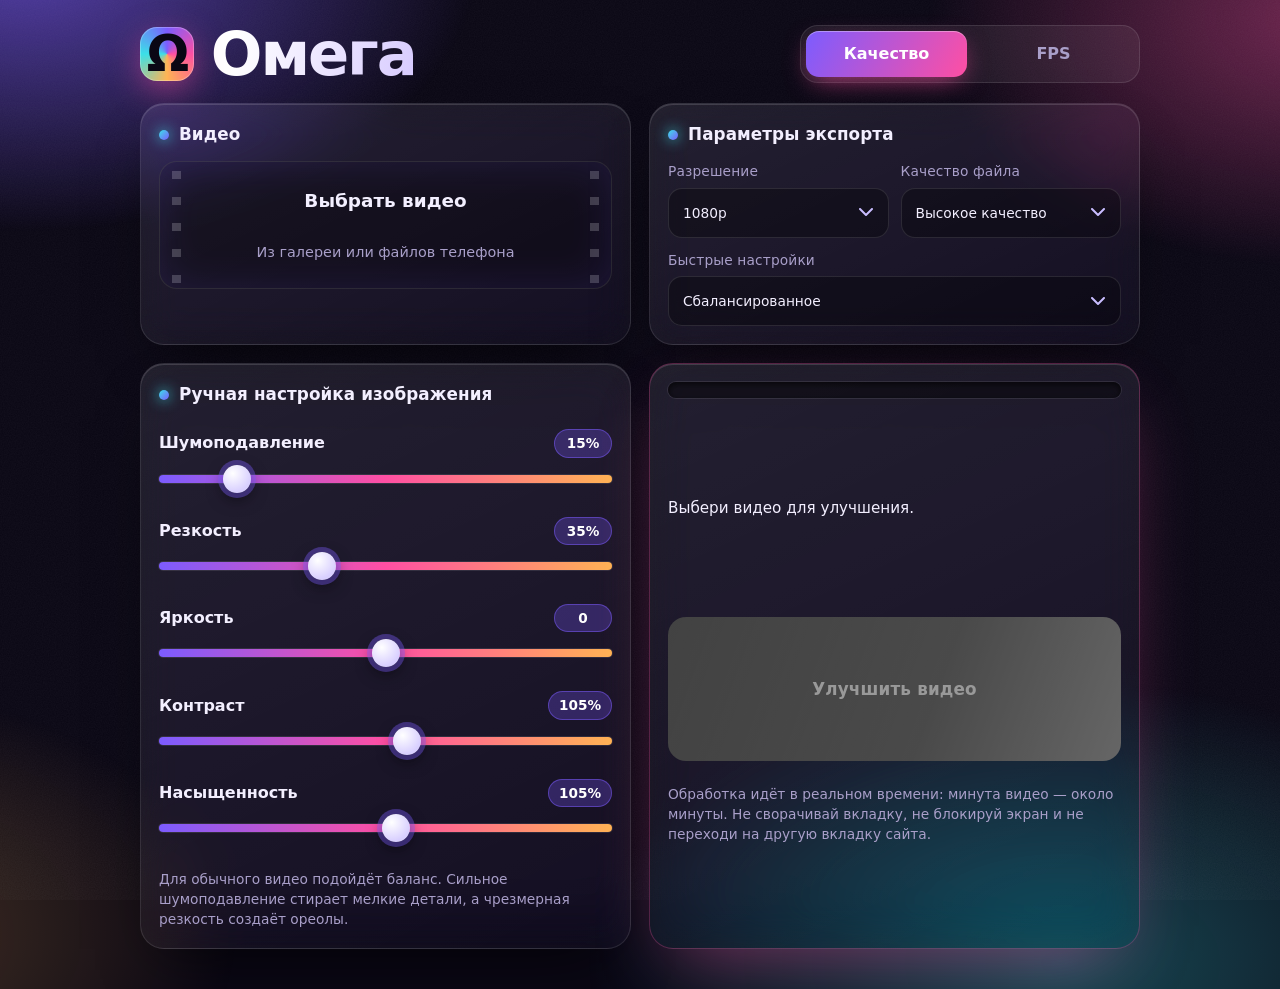
<file: index.html>
<!DOCTYPE html>
<html lang="ru">
<head>
<meta charset="utf-8">
<meta name="viewport" content="width=device-width, initial-scale=1, viewport-fit=cover">
<title>Омега</title>
<link rel="stylesheet" href="style.css">
</head>
<body>
<main>
<header class="top"><h1>Омега</h1><nav class="seg" aria-label="Инструменты"><a href="index.html" aria-current="page">Качество</a><a href="fps.html">FPS</a></nav></header>

<section>
  <h2>Видео</h2>
  <div class="pick"><input id="file" type="file" accept="video/*"><div><b id="pickT">Выбрать видео</b><br><span id="pickI">Из галереи или файлов телефона</span></div></div>
</section>

<section>
  <h2>Параметры экспорта</h2>
  <div class="two">
    <label class="f">Разрешение<select id="resolution"><option>Исходное</option><option>720p</option><option selected>1080p</option><option>1440p</option><option>4K</option></select></label>
    <label class="f">Качество файла<select id="quality"><option>Максимальное качество</option><option selected>Высокое качество</option><option>Баланс</option><option>Меньший размер</option></select></label>
  </div>
  <label class="f" id="presetBox" style="margin:0">Быстрые настройки<select id="preset"><option>Сбалансированное</option><option>Шумное видео</option><option>Мягкое / размытое</option><option>Более насыщенные цвета</option></select></label>
</section>

<section id="secSl">
  <h2>Ручная настройка изображения</h2>
  <div id="sliders"></div>
  <p class="hint">Для обычного видео подойдёт баланс. Сильное шумоподавление стирает мелкие детали, а чрезмерная резкость создаёт ореолы.</p>
</section>

<section class="gap">
  <canvas id="cv" hidden></canvas>
  <div class="bar"><i id="bar"></i></div>
  <p id="status" aria-live="polite">Выбери видео для улучшения.</p>
  <button id="go" disabled>Улучшить видео</button>
  <button id="cancel" class="alt" hidden>Отменить</button>
  <p class="hint" id="warn">Обработка идёт в реальном времени: минута видео — около минуты. Не сворачивай вкладку, не блокируй экран и не переходи на другую вкладку сайта.</p>
</section>

<section id="result" class="gap" hidden>
  <h2>Готово</h2>
  <video id="out" controls playsinline></video>
  <a id="dl" class="btn" href="#">Скачать видео</a>
  <button id="share" class="alt" hidden>Сохранить в галерею / поделиться</button>
</section>
</main>
<video id="src" playsinline preload="auto" style="position:absolute;width:2px;height:2px;opacity:0;pointer-events:none"></video>
<script src="common.js"></script>
<script src="enhance.js"></script>
</body>
</html>
</file>
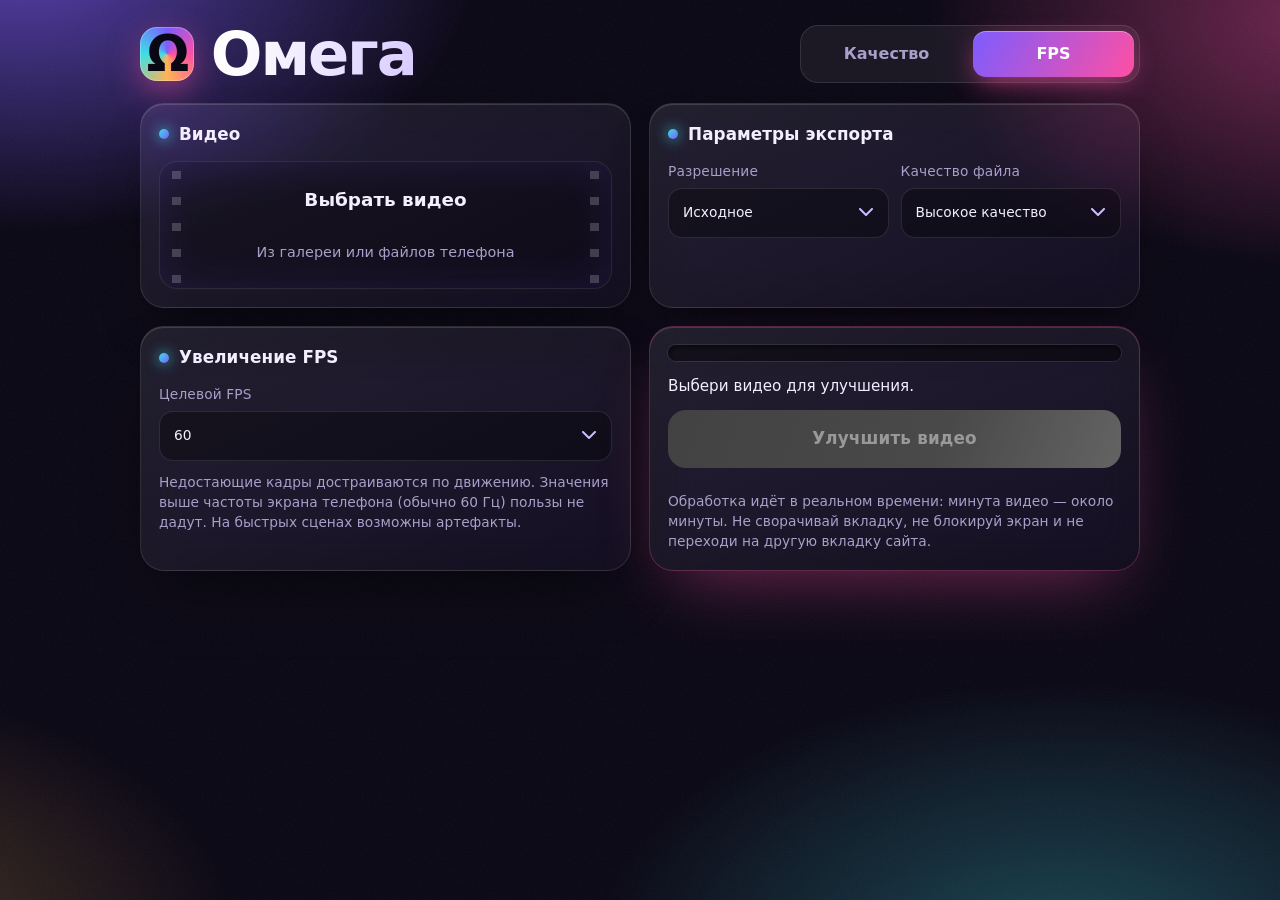
<file: fps.html>
<!DOCTYPE html>
<html lang="ru">
<head>
<meta charset="utf-8">
<meta name="viewport" content="width=device-width, initial-scale=1, viewport-fit=cover">
<title>Омега</title>
<link rel="stylesheet" href="style.css">
</head>
<body>
<main>
<header class="top"><h1>Омега</h1><nav class="seg" aria-label="Инструменты"><a href="index.html">Качество</a><a href="fps.html" aria-current="page">FPS</a></nav></header>

<section>
  <h2>Видео</h2>
  <div class="pick"><input id="file" type="file" accept="video/*"><div><b id="pickT">Выбрать видео</b><br><span id="pickI">Из галереи или файлов телефона</span></div></div>
</section>

<section>
  <h2>Параметры экспорта</h2>
  <div class="two">
    <label class="f">Разрешение<select id="resolution"><option selected>Исходное</option><option>720p</option><option>1080p</option><option>1440p</option><option>4K</option></select></label>
    <label class="f">Качество файла<select id="quality"><option>Максимальное качество</option><option selected>Высокое качество</option><option>Баланс</option><option>Меньший размер</option></select></label>
  </div>
  
</section>

<section>
  <h2>Увеличение FPS</h2>
  <label class="f" style="margin:0">Целевой FPS<select id="fps"><option>48</option><option selected>60</option><option>90</option><option>120</option></select></label>
  <p class="hint">Недостающие кадры достраиваются по движению. Значения выше частоты экрана телефона (обычно 60 Гц) пользы не дадут. На быстрых сценах возможны артефакты.</p>
</section>

<section class="gap">
  <canvas id="cv" hidden></canvas>
  <div class="bar"><i id="bar"></i></div>
  <p id="status" aria-live="polite">Выбери видео для улучшения.</p>
  <button id="go" disabled>Улучшить видео</button>
  <button id="cancel" class="alt" hidden>Отменить</button>
  <p class="hint" id="warn">Обработка идёт в реальном времени: минута видео — около минуты. Не сворачивай вкладку, не блокируй экран и не переходи на другую вкладку сайта.</p>
</section>

<section id="result" class="gap" hidden>
  <h2>Готово</h2>
  <video id="out" controls playsinline></video>
  <a id="dl" class="btn" href="#">Скачать видео</a>
  <button id="share" class="alt" hidden>Сохранить в галерею / поделиться</button>
</section>
</main>
<video id="src" playsinline preload="auto" style="position:absolute;width:2px;height:2px;opacity:0;pointer-events:none"></video>
<script src="common.js"></script>
<script src="fps.js"></script>
</body>
</html>
</file>
<file: style.css>
/* Омега — стили. Палитра: полночь, фиолет, маджента, янтарь, циан */
@property --a{syntax:"<angle>";inherits:false;initial-value:0deg}
:root{
  --bg:#0a0714;--ink:#f3efff;--mute:#a99fc9;--line:rgba(255,255,255,.11);
  --violet:#7c5cff;--magenta:#ff4fa3;--amber:#ffb454;--cyan:#3be0e8;--err:#ff8da1;
  color-scheme:dark;
}
*{box-sizing:border-box;-webkit-tap-highlight-color:transparent}
::selection{background:var(--violet);color:#fff}
html{background:var(--bg);-webkit-text-size-adjust:100%}
body{margin:0;color:var(--ink);font:16px/1.5 system-ui,-apple-system,"Segoe UI",Roboto,"Helvetica Neue",sans-serif;
  padding:max(18px,env(safe-area-inset-top)) 16px max(40px,env(safe-area-inset-bottom));min-height:100vh}

/* Северное сияние + зерно плёнки */
body::before{content:"";position:fixed;inset:-25%;z-index:-1;pointer-events:none;will-change:transform;
  background:
    radial-gradient(38% 32% at 18% 14%,rgba(124,92,255,.62),transparent 62%),
    radial-gradient(34% 30% at 86% 18%,rgba(255,79,163,.42),transparent 62%),
    radial-gradient(40% 34% at 72% 88%,rgba(59,224,232,.30),transparent 62%),
    radial-gradient(34% 30% at 8% 86%,rgba(255,180,84,.26),transparent 62%);
  animation:drift 26s ease-in-out infinite alternate}
body::after{content:"";position:fixed;inset:0;z-index:-1;pointer-events:none;opacity:.07;
  background:url("data:image/svg+xml;utf8,<svg xmlns='http://www.w3.org/2000/svg' width='160' height='160'><filter id='n'><feTurbulence type='fractalNoise' baseFrequency='.85' numOctaves='2' stitchTiles='stitch'/><feColorMatrix values='0 0 0 0 1 0 0 0 0 1 0 0 0 0 1 0 0 0 .6 0'/></filter><rect width='100%' height='100%' filter='url(%23n)'/></svg>")}
@keyframes drift{to{transform:translate3d(4%,3%,0) rotate(14deg) scale(1.12)}}

main{max-width:620px;margin:0 auto;display:grid;gap:16px}
main>*{animation:rise .85s cubic-bezier(.2,.8,.2,1) both}
main>:nth-child(2){animation-delay:.08s}main>:nth-child(3){animation-delay:.16s}
main>:nth-child(4){animation-delay:.24s}main>:nth-child(5){animation-delay:.32s}main>:nth-child(6){animation-delay:.4s}
@keyframes rise{from{opacity:0;transform:translateY(22px) scale(.985)}}

/* Шапка: значок Ω с вращающимся спектром */
.top{display:grid;gap:18px;padding-top:6px}
h1{margin:0;display:flex;align-items:center;gap:.28em;font-size:clamp(2.5rem,10vw,3.8rem);line-height:1;font-weight:800;letter-spacing:-.035em;
  background:linear-gradient(100deg,#fff 15%,#d6c9ff 45%,#ff9fd0 72%,#ffd08a);-webkit-background-clip:text;background-clip:text;
  -webkit-text-fill-color:transparent;color:transparent}
h1::before{content:"Ω";content:"Ω" / "";display:grid;place-items:center;flex:none;width:1.08em;height:1.08em;border-radius:.34em;
  font-size:.82em;font-weight:900;-webkit-text-fill-color:#0a0714;color:#0a0714;
  background:conic-gradient(from var(--a),var(--violet),var(--magenta),var(--amber),var(--cyan),var(--violet));
  box-shadow:0 0 0 1px rgba(255,255,255,.25) inset,0 10px 34px -4px rgba(255,79,163,.6);animation:spin 7s linear infinite}
@keyframes spin{to{--a:360deg}}

.seg{display:grid;grid-template-columns:1fr 1fr;gap:6px;padding:5px;border-radius:18px;background:rgba(255,255,255,.06);
  border:1px solid var(--line);-webkit-backdrop-filter:blur(16px);backdrop-filter:blur(16px)}
.seg a{display:grid;place-items:center;min-height:46px;border-radius:13px;color:var(--mute);font-weight:700;text-decoration:none;
  transition:color .25s,background .25s,box-shadow .25s,transform .15s}
.seg a:active{transform:scale(.97)}
.seg a[aria-current=page]{color:#fff;background:linear-gradient(120deg,var(--violet),var(--magenta));
  box-shadow:0 8px 26px -6px rgba(255,79,163,.7),0 1px 0 rgba(255,255,255,.35) inset}

/* Стеклянные панели */
section{position:relative;padding:18px;border-radius:24px;border:1px solid var(--line);
  background:linear-gradient(155deg,rgba(255,255,255,.09),rgba(255,255,255,.025));
  box-shadow:0 1px 0 rgba(255,255,255,.14) inset,0 28px 60px -28px rgba(0,0,0,.75);
  -webkit-backdrop-filter:blur(20px) saturate(150%);backdrop-filter:blur(20px) saturate(150%)}
h2{margin:0 0 14px;display:flex;align-items:center;gap:10px;font-size:1.05rem;font-weight:700;letter-spacing:.005em}
h2::before{content:"";width:10px;height:10px;border-radius:50%;flex:none;background:linear-gradient(135deg,var(--cyan),var(--violet));
  box-shadow:0 0 14px var(--cyan)}
.hint{margin:12px 0 0;color:var(--mute);font-size:.86rem;line-height:1.45}
.gap{display:grid;gap:12px}
.two{display:grid;gap:12px}

/* Зона выбора видео: перфорация киноплёнки */
.pick{position:relative;display:grid;place-items:center;min-height:128px;padding:18px 44px;border-radius:18px;text-align:center;cursor:pointer;
  background:
    repeating-linear-gradient(180deg,transparent 0 9px,rgba(255,255,255,.2) 9px 17px,transparent 17px 26px) 12px 0/9px 100% no-repeat,
    repeating-linear-gradient(180deg,transparent 0 9px,rgba(255,255,255,.2) 9px 17px,transparent 17px 26px) calc(100% - 12px) 0/9px 100% no-repeat,
    rgba(0,0,0,.28);
  border:1px solid var(--line);box-shadow:inset 0 0 40px rgba(124,92,255,.14);transition:border-color .3s,box-shadow .3s,transform .2s}
.pick input{position:absolute;inset:0;width:100%;height:100%;opacity:0;cursor:pointer}
.pick b{display:block;font-size:1.15rem;word-break:break-all}
.pick span{display:block;margin-top:4px;color:var(--mute);font-size:.9rem}
.pick:focus-within{border-color:var(--cyan);box-shadow:0 0 0 3px rgba(59,224,232,.3),inset 0 0 40px rgba(59,224,232,.18)}
@media (hover:hover){.pick:hover{border-color:rgba(255,79,163,.7);transform:translateY(-2px);
  box-shadow:0 18px 40px -16px rgba(255,79,163,.55),inset 0 0 44px rgba(255,79,163,.16)}}

/* Выпадающие списки */
label.f{display:grid;gap:6px;margin-bottom:12px;color:var(--mute);font-size:.86rem;letter-spacing:.01em}
select{width:100%;min-height:50px;padding:0 40px 0 14px;font:inherit;color:var(--ink);border:1px solid var(--line);border-radius:14px;
  background:rgba(0,0,0,.32) url("data:image/svg+xml;utf8,<svg xmlns='http://www.w3.org/2000/svg' width='14' height='9' viewBox='0 0 14 9'><path d='M1 1l6 6 6-6' fill='none' stroke='%23c9bdff' stroke-width='2' stroke-linecap='round' stroke-linejoin='round'/></svg>") no-repeat right 15px center;
  -webkit-appearance:none;appearance:none;transition:border-color .2s,box-shadow .2s}
select:focus{outline:none;border-color:var(--violet);box-shadow:0 0 0 3px rgba(124,92,255,.4)}
option{background:#17102b;color:var(--ink)}

/* Ползунки как в цветокоррекции */
.sl{padding:8px 0 2px}
.sl div{display:flex;justify-content:space-between;align-items:center;font-weight:700}
.sl output{min-width:58px;padding:3px 10px;border-radius:99px;text-align:center;font-weight:600;font-size:.85rem;font-variant-numeric:tabular-nums;
  color:#fff;background:rgba(124,92,255,.28);border:1px solid rgba(124,92,255,.5)}
input[type=range]{-webkit-appearance:none;appearance:none;width:100%;height:42px;margin:0;background:transparent;cursor:pointer}
input[type=range]::-webkit-slider-runnable-track{height:8px;border-radius:99px;
  background:linear-gradient(90deg,var(--violet),var(--magenta),var(--amber));box-shadow:0 0 0 1px rgba(255,255,255,.1)}
input[type=range]::-moz-range-track{height:8px;border-radius:99px;background:linear-gradient(90deg,var(--violet),var(--magenta),var(--amber))}
input[type=range]::-webkit-slider-thumb{-webkit-appearance:none;width:28px;height:28px;margin-top:-10px;border-radius:50%;border:0;
  background:radial-gradient(circle at 35% 30%,#fff,#d8cfff 70%);box-shadow:0 0 0 5px rgba(124,92,255,.38),0 6px 16px rgba(0,0,0,.55);transition:transform .15s,box-shadow .15s}
input[type=range]::-moz-range-thumb{width:28px;height:28px;border-radius:50%;border:0;background:radial-gradient(circle at 35% 30%,#fff,#d8cfff 70%);
  box-shadow:0 0 0 5px rgba(124,92,255,.38),0 6px 16px rgba(0,0,0,.55)}
input[type=range]:active::-webkit-slider-thumb{transform:scale(1.18);box-shadow:0 0 0 8px rgba(255,79,163,.4),0 6px 16px rgba(0,0,0,.55)}
input[type=range]:focus-visible{outline:none}
input[type=range]:focus-visible::-webkit-slider-thumb{box-shadow:0 0 0 6px rgba(59,224,232,.55)}

/* Прогресс */
.bar{position:relative;height:16px;border-radius:99px;overflow:hidden;background:rgba(0,0,0,.4);
  box-shadow:inset 0 2px 6px rgba(0,0,0,.65),0 0 0 1px rgba(255,255,255,.09)}
.bar i{position:relative;display:block;height:100%;width:0;border-radius:inherit;overflow:hidden;
  background:linear-gradient(90deg,var(--violet),var(--magenta),var(--amber));box-shadow:0 0 24px rgba(255,79,163,.7);
  transition:width .35s cubic-bezier(.3,.8,.3,1)}
.bar i::after{content:"";position:absolute;inset:0;background-size:28px 28px;animation:stripes .9s linear infinite;
  background-image:linear-gradient(45deg,rgba(255,255,255,.3) 25%,transparent 25%,transparent 50%,rgba(255,255,255,.3) 50%,rgba(255,255,255,.3) 75%,transparent 75%)}
@keyframes stripes{to{background-position:28px 0}}
#status{margin:2px 0 0;min-height:1.5em;color:var(--ink);font-size:.95rem}
#status.err{color:var(--err);white-space:pre-wrap;font-size:.88rem}
section.gap:not(#result){border-color:rgba(255,79,163,.28);box-shadow:0 1px 0 rgba(255,255,255,.14) inset,0 28px 70px -26px rgba(255,79,163,.45)}

/* Кнопки */
button,a.btn{position:relative;isolation:isolate;display:grid;place-items:center;width:100%;min-height:58px;border:0;border-radius:18px;
  font:inherit;font-weight:800;font-size:1.05rem;letter-spacing:.01em;color:#fff;text-decoration:none;cursor:pointer;
  background:linear-gradient(110deg,var(--violet),var(--magenta),var(--amber),var(--magenta),var(--violet)) 0 0/250% 100%;
  box-shadow:0 1px 0 rgba(255,255,255,.4) inset,0 14px 34px -10px rgba(255,79,163,.7);
  animation:flow 7s linear infinite;transition:transform .15s,filter .2s}
button::before,a.btn::before{content:"";position:absolute;inset:-3px;z-index:-1;border-radius:21px;opacity:.75;filter:blur(12px);
  background:conic-gradient(from var(--a),var(--violet),var(--magenta),var(--amber),var(--cyan),var(--violet));animation:spin 5s linear infinite}
@keyframes flow{to{background-position:250% 0}}
@media (hover:hover){button:hover:not(:disabled),a.btn:hover{transform:translateY(-2px);filter:brightness(1.12)}}
button:active:not(:disabled),a.btn:active{transform:scale(.97)}
button:disabled{cursor:not-allowed;filter:grayscale(1) brightness(.6);animation:none;box-shadow:none}
button:disabled::before{display:none}
button.alt{background:rgba(255,255,255,.07);border:1px solid var(--line);box-shadow:none;animation:none;font-weight:700;min-height:52px}
button.alt::before{display:none}
a.btn{background:linear-gradient(110deg,#12c2a0,var(--cyan),#6aa8ff,var(--cyan),#12c2a0) 0 0/250% 100%;color:#04141a;
  box-shadow:0 1px 0 rgba(255,255,255,.5) inset,0 14px 34px -10px rgba(59,224,232,.65)}
a.btn::before{background:conic-gradient(from var(--a),var(--cyan),#6aa8ff,#12c2a0,var(--cyan))}
button:focus-visible,a.btn:focus-visible,.seg a:focus-visible{outline:3px solid #fff;outline-offset:3px}

/* Видео и предпросмотр */
video,canvas{display:block;width:100%;border-radius:18px;background:#000;max-height:52vh;object-fit:contain;
  box-shadow:0 0 0 1px rgba(255,255,255,.13),0 30px 60px -24px rgba(124,92,255,.6)}
canvas{max-height:40vh}
#result{border-color:rgba(59,224,232,.35);box-shadow:0 1px 0 rgba(255,255,255,.14) inset,0 28px 70px -26px rgba(59,224,232,.5)}
#result h2::before{background:linear-gradient(135deg,#12c2a0,var(--cyan))}
[hidden]{display:none!important}

@media (min-width:480px){.two{grid-template-columns:1fr 1fr}.two label.f{margin-bottom:0}.two{margin-bottom:12px}}
@media (min-width:900px){
  main{max-width:1000px;grid-template-columns:1fr 1fr;gap:18px}
  .top,#result{grid-column:1/-1}
  .top{grid-template-columns:1fr minmax(260px,340px);align-items:center}
}

/* Во время обработки останавливаем декоративную анимацию, чтобы не мешать видеокарте */
body:has(#cancel:not([hidden]))::before,body:has(#cancel:not([hidden])) button::before,body:has(#cancel:not([hidden])) button,
body:has(#cancel:not([hidden])) h1::before{animation-play-state:paused}
@media (prefers-reduced-motion:reduce){*,*::before,*::after{animation:none!important;transition:none!important}}
</file>
